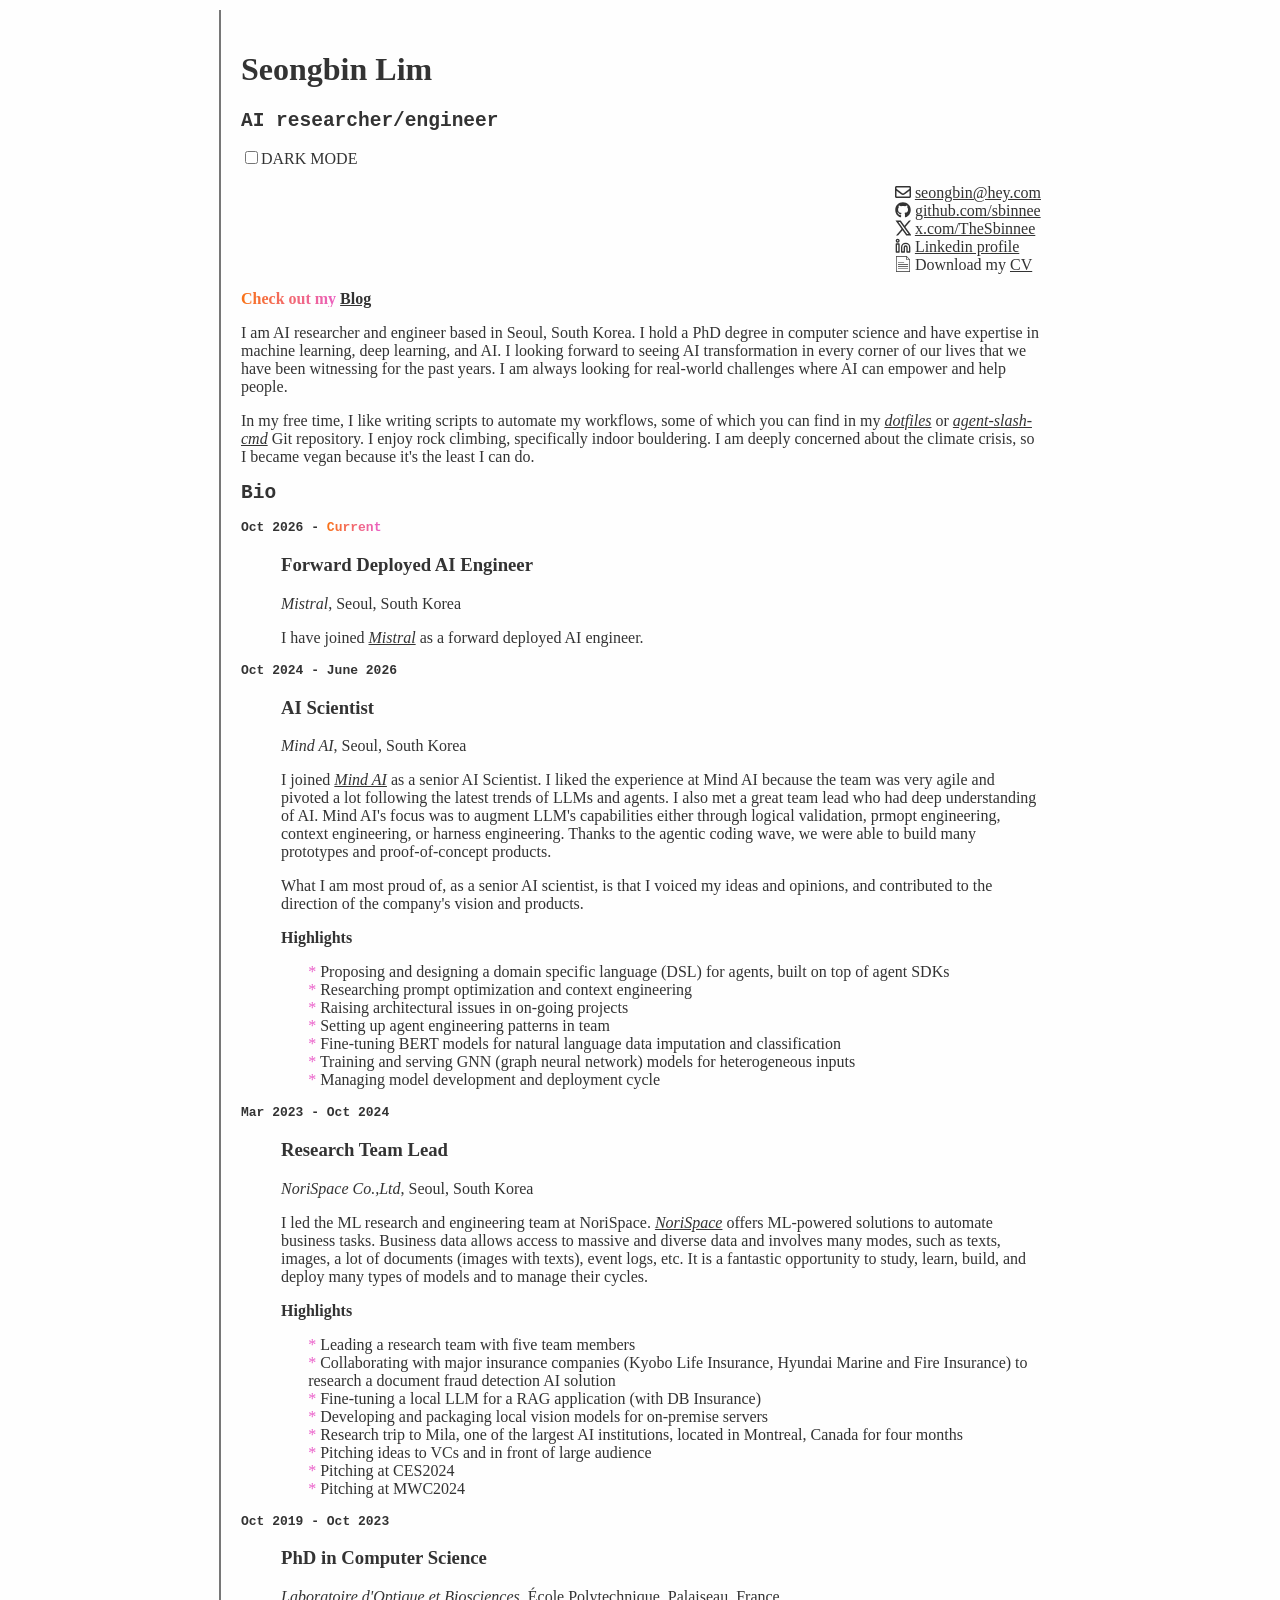
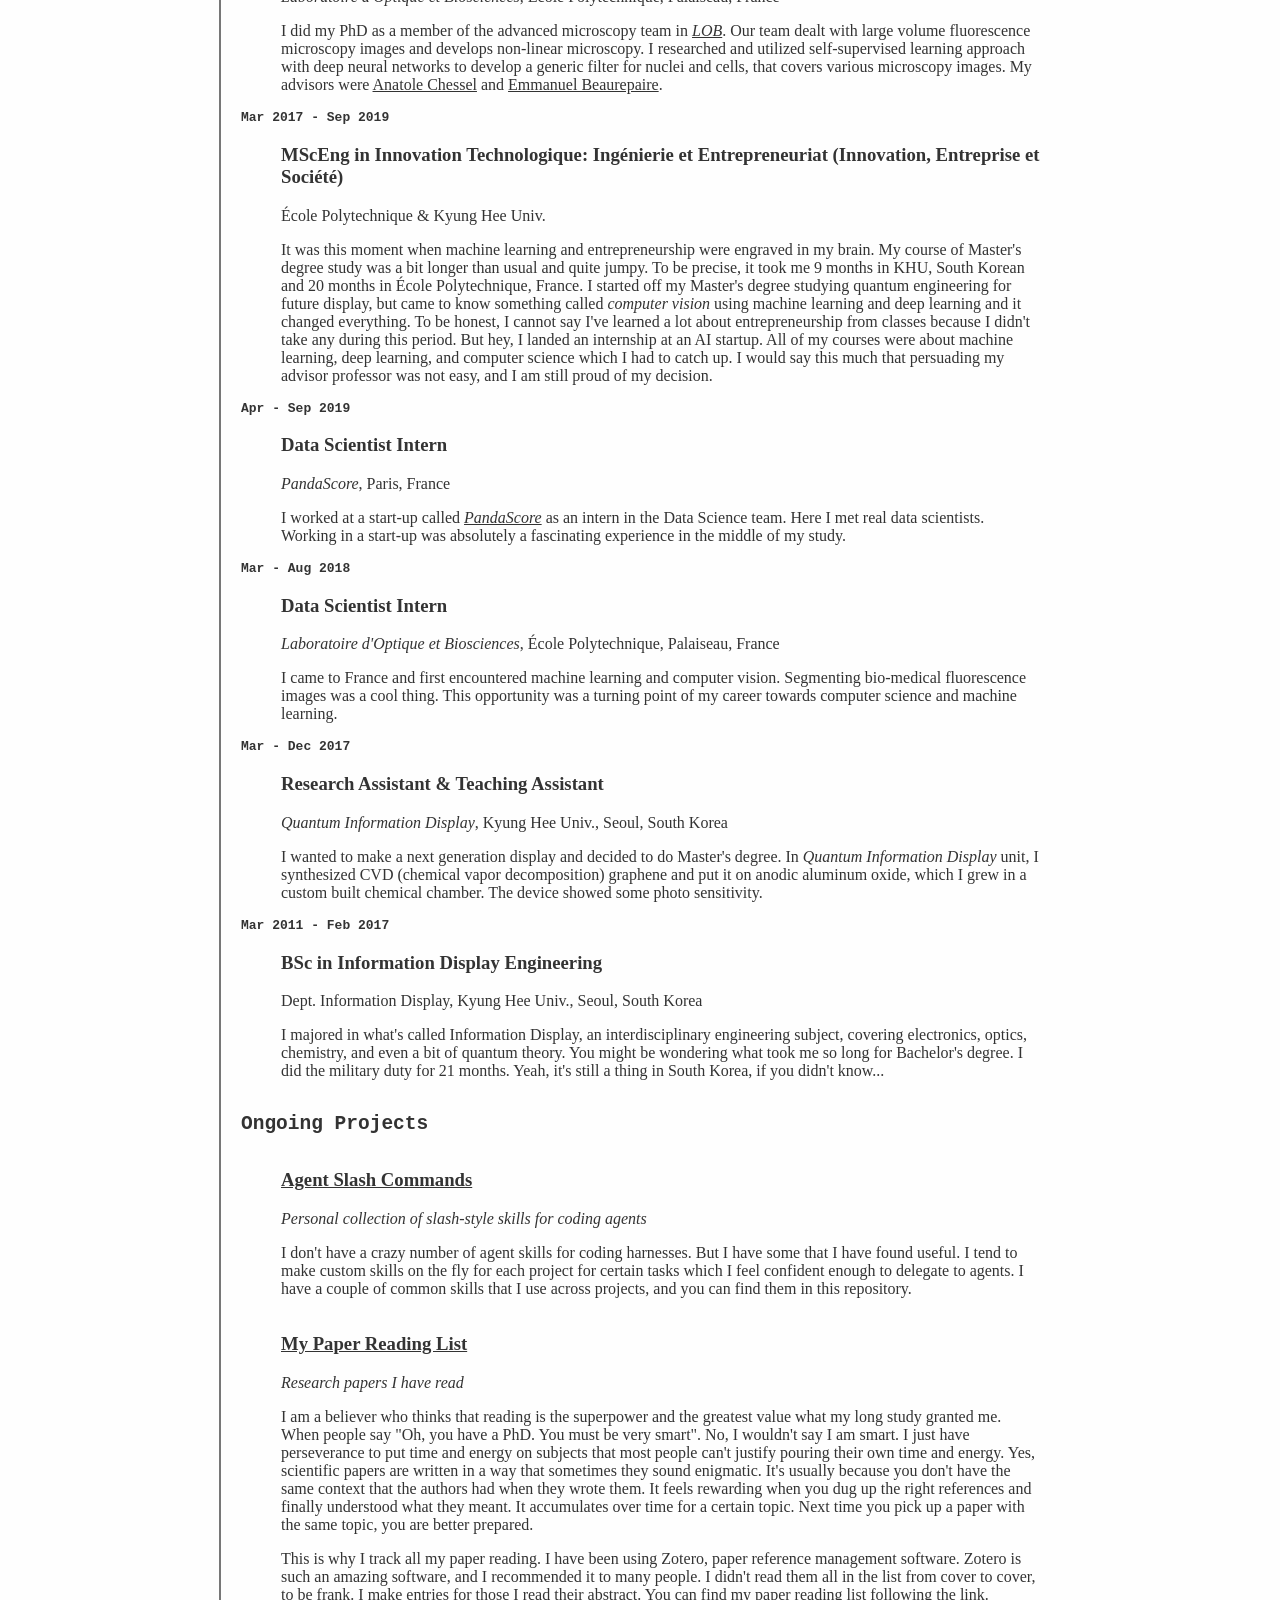
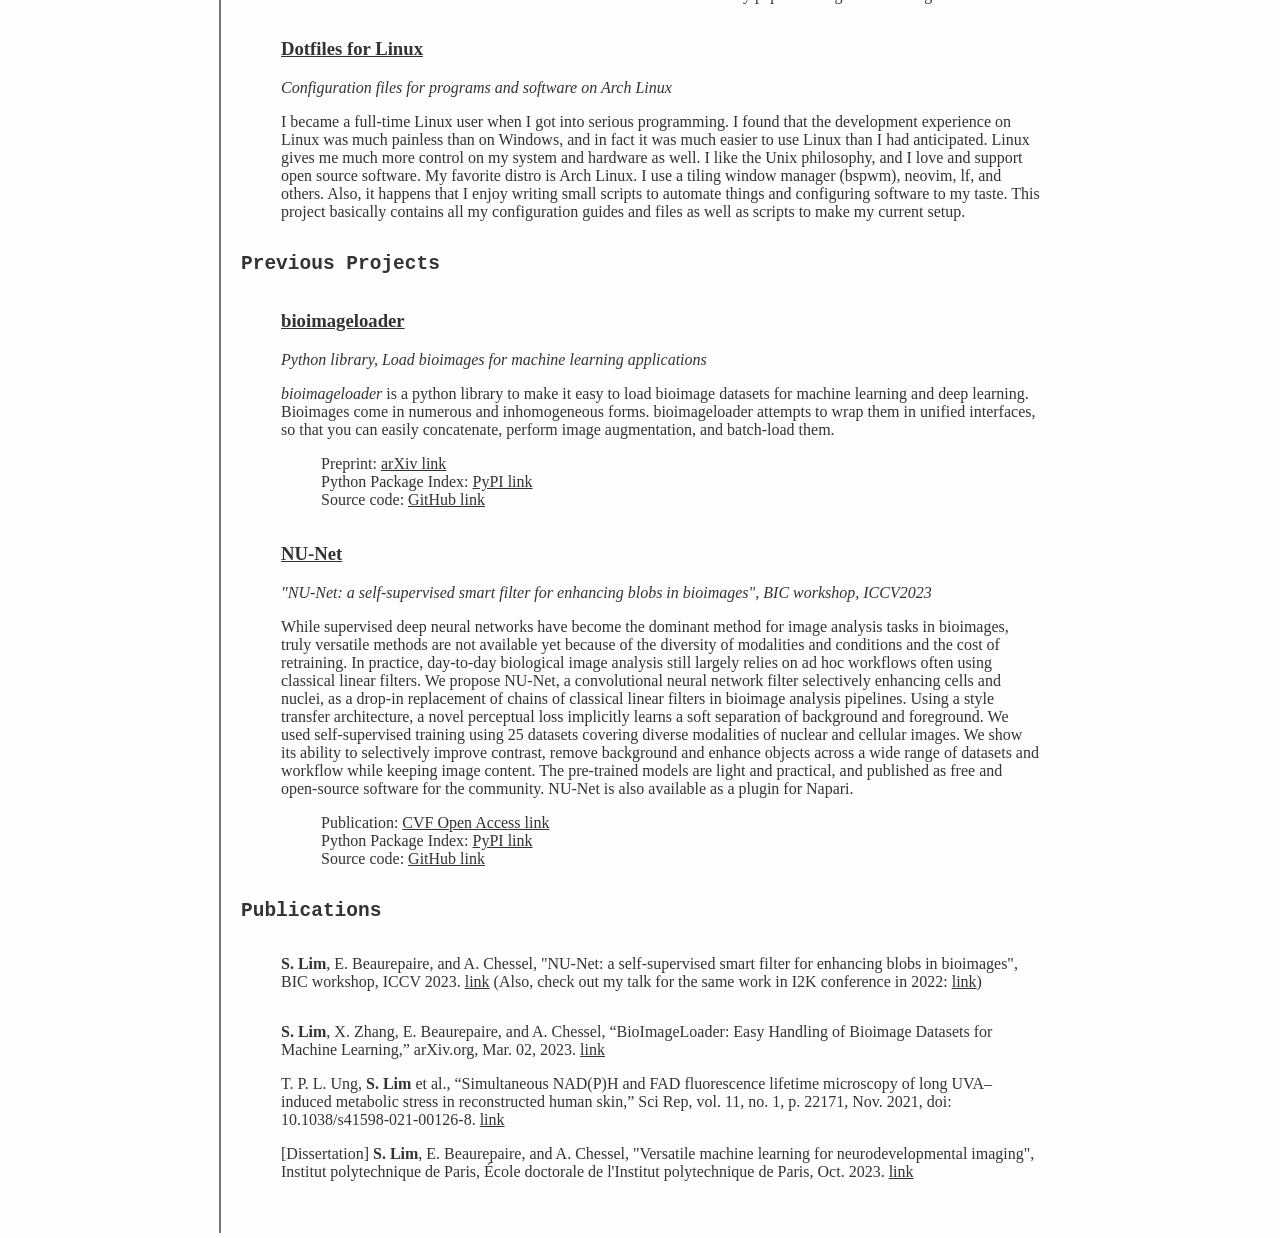
<file: index.html>
<!DOCTYPE html>
<html lang="en">
<!--      __  ___       ____                                 -->
<!--     / / / (_)     /  _/  ____ _____ ___                 -->
<!--    / /_/ / /      / /   / __ `/ __ `__ \                -->
<!--   / __  / /_    _/ /   / /_/ / / / / / /                -->
<!--  /_/ /_/_/( )  /___/   \__,_/_/ /_/ /_/                 -->
<!--           |/                                            -->
<!--     _____                        __    _       __       -->
<!--    / ___/___  ____  ____  ____ _/ /_  (_)___  / /       -->
<!--    \__ \/ _ \/ __ \/ __ \/ __ `/ __ \/ / __ \/ /        -->
<!--   ___/ /  __/ /_/ / / / / /_/ / /_/ / / / / /_/         -->
<!--  /____/\___/\____/_/ /_/\__, /_.___/_/_/ /_(_)          -->
<!--                        /____/                           -->

<head>
  <meta charset="UTF-8">
  <meta name="viewport" content="width=device-width, initial-scale=1.0">
  <title>Seongbin's Webpage</title>
  <link rel='stylesheet' type='text/css' href='style.css'>
  <script defer src="https://cloud.umami.is/script.js" data-website-id="9037d0cc-84f6-47de-9e89-45b0cdd765d2"></script>
  <!-- <script> -->
  <!-- </script> -->
</head>

<body>
<div class="container-head">
  <!-- container-head:child1 -->
  <div>
    <h1>Seongbin Lim</h1>
    <h2>AI researcher/engineer</h2>
  </div>
  <div>
    <input type="checkbox" id="dark-switch" name="dark-switch">DARK MODE
  </div>
  <!-- container-head:child2 -->
  <ul>
    <div class="container-contact">
      <!-- container-contact:child1 -->
      <li>
        <svg aria-hidden="true" focusable="false" data-prefix="far" data-icon="envelope" class="icon svg-inline--fa fa-envelope fa-w-16" role="img" xmlns="http://www.w3.org/2000/svg" viewBox="0 0 512 512"><path fill="currentColor" d="M464 64H48C21.49 64 0 85.49 0 112v288c0 26.51 21.49 48 48 48h416c26.51 0 48-21.49 48-48V112c0-26.51-21.49-48-48-48zm0 48v40.805c-22.422 18.259-58.168 46.651-134.587 106.49-16.841 13.247-50.201 45.072-73.413 44.701-23.208.375-56.579-31.459-73.413-44.701C106.18 199.465 70.425 171.067 48 152.805V112h416zM48 400V214.398c22.914 18.251 55.409 43.862 104.938 82.646 21.857 17.205 60.134 55.186 103.062 54.955 42.717.231 80.509-37.199 103.053-54.947 49.528-38.783 82.032-64.401 104.947-82.653V400H48z"></path></svg>
        <a href="mailto:seongbin@hey.com">seongbin@hey.com</a>
      </li>
      <!-- container-contact:child2 -->
      <li>
        <svg aria-hidden="true" focusable="false" data-prefix="fab" data-icon="github" class="icon svg-inline--fa fa-github fa-w-16" role="img" xmlns="http://www.w3.org/2000/svg" viewBox="0 0 496 512"><path fill="currentColor" d="M165.9 397.4c0 2-2.3 3.6-5.2 3.6-3.3.3-5.6-1.3-5.6-3.6 0-2 2.3-3.6 5.2-3.6 3-.3 5.6 1.3 5.6 3.6zm-31.1-4.5c-.7 2 1.3 4.3 4.3 4.9 2.6 1 5.6 0 6.2-2s-1.3-4.3-4.3-5.2c-2.6-.7-5.5.3-6.2 2.3zm44.2-1.7c-2.9.7-4.9 2.6-4.6 4.9.3 2 2.9 3.3 5.9 2.6 2.9-.7 4.9-2.6 4.6-4.6-.3-1.9-3-3.2-5.9-2.9zM244.8 8C106.1 8 0 113.3 0 252c0 110.9 69.8 205.8 169.5 239.2 12.8 2.3 17.3-5.6 17.3-12.1 0-6.2-.3-40.4-.3-61.4 0 0-70 15-84.7-29.8 0 0-11.4-29.1-27.8-36.6 0 0-22.9-15.7 1.6-15.4 0 0 24.9 2 38.6 25.8 21.9 38.6 58.6 27.5 72.9 20.9 2.3-16 8.8-27.1 16-33.7-55.9-6.2-112.3-14.3-112.3-110.5 0-27.5 7.6-41.3 23.6-58.9-2.6-6.5-11.1-33.3 2.6-67.9 20.9-6.5 69 27 69 27 20-5.6 41.5-8.5 62.8-8.5s42.8 2.9 62.8 8.5c0 0 48.1-33.6 69-27 13.7 34.7 5.2 61.4 2.6 67.9 16 17.7 25.8 31.5 25.8 58.9 0 96.5-58.9 104.2-114.8 110.5 9.2 7.9 17 22.9 17 46.4 0 33.7-.3 75.4-.3 83.6 0 6.5 4.6 14.4 17.3 12.1C428.2 457.8 496 362.9 496 252 496 113.3 383.5 8 244.8 8zM97.2 352.9c-1.3 1-1 3.3.7 5.2 1.6 1.6 3.9 2.3 5.2 1 1.3-1 1-3.3-.7-5.2-1.6-1.6-3.9-2.3-5.2-1zm-10.8-8.1c-.7 1.3.3 2.9 2.3 3.9 1.6 1 3.6.7 4.3-.7.7-1.3-.3-2.9-2.3-3.9-2-.6-3.6-.3-4.3.7zm32.4 35.6c-1.6 1.3-1 4.3 1.3 6.2 2.3 2.3 5.2 2.6 6.5 1 1.3-1.3.7-4.3-1.3-6.2-2.2-2.3-5.2-2.6-6.5-1zm-11.4-14.7c-1.6 1-1.6 3.6 0 5.9 1.6 2.3 4.3 3.3 5.6 2.3 1.6-1.3 1.6-3.9 0-6.2-1.4-2.3-4-3.3-5.6-2z"></path></svg>
        <a class="a-link" href="https://github.com/sbinnee" target="_blank">
          github.com/sbinnee
        </a>
      </li>
      <!-- container-contact:child3 -->
      <li>
        <svg xmlns="http://www.w3.org/2000/svg" fill="currentColor" viewBox="0 0 16 16" width="24" height="24" class="icon"><title>X</title><path fill-rule="evenodd" clip-rule="evenodd" d="M0.5 0.5H5.75L9.48421 5.71053L14 0.5H16L10.3895 6.97368L16.5 15.5H11.25L7.51579 10.2895L3 15.5H1L6.61053 9.02632L0.5 0.5ZM12.0204 14L3.42043 2H4.97957L13.5796 14H12.0204Z"></path></svg>
        <a class="a-link" href="https://x.com/TheSbinnee" target="_blank">
            x.com/TheSbinnee
        </a>
      </li>
      <!-- container-contact:child4 -->
      <li>
        <svg class="icon" xmlns="http://www.w3.org/2000/svg" width="24" height="24" viewBox="0 0 24 24" fill="none" stroke="currentColor" stroke-width="2" stroke-linecap="round" stroke-linejoin="round"><path d="M16 8a6 6 0 0 1 6 6v7h-4v-7a2 2 0 0 0-2-2 2 2 0 0 0-2 2v7h-4v-7a6 6 0 0 1 6-6z"></path><rect x="2" y="9" width="4" height="12"></rect><circle cx="4" cy="4" r="2"></circle></svg>
        <a class="a-link" href="https://www.linkedin.com/in/seongbin-lim-696666159/" target="_blank">
          Linkedin profile
        </a>
      </li>
      <!-- container-contact:child5 -->
      <li>
        <svg class="icon" style="fill:black" version="1.1" viewBox="0 0 492.12 492.31" xmlns="http://www.w3.org/2000/svg"> <path fill="currentColor" d="m92.26 189.4h188.55v19.692h-188.55zm0 64.886h309.62v19.692h-309.62zm0 64.886h309.62v19.692h-309.62zm0 64.925h309.62v19.692h-309.62zm264.47-384.1h-323.55v492.31h427.78v-388.08zm5.769 33.615 64.846 64.846h-64.846zm78.769 439h-388.39v-452.92h289.93v98.462h98.462v354.46z"/> </svg>
        Download my <a class="a-link" href="./static/CV_Lim.pdf" type="application/pdf" target="_blank">CV</a>
      </li>
    </div>
  </ul>
</div>

<b class="gradient-text">Check out my </b><b><a class="a-link" href="https://sbinnee.com/blog/" target="_blank">Blog</a></b>

<p id="hello">
  I am AI researcher and engineer based in Seoul, South Korea. I hold a PhD degree in computer science and have expertise in machine learning, deep learning, and AI. I looking forward to seeing AI transformation in every corner of our lives that we have been witnessing for the past years. I am always looking for real-world challenges where AI can empower and help people.
</p>
<p id="hobby">
In my free time, I like writing scripts to automate my workflows, some of which you can find in my <a class="a-link" href="https://github.com/sbinnee/dotfiles" target="_blank"><i>dotfiles</i></a> or <a class="a-link" href="https://github.com/sbinnee/agent-slash-cmd" target="_blank"><i>agent-slash-cmd</i></a> Git repository. I enjoy rock climbing, specifically indoor bouldering. I am deeply concerned about the climate crisis, so I became vegan because it's the least I can do.
</p>


<h2>Bio</h2>

<dl>
  <div class="container-bio">
    <dt>Oct 2026 - <b class="gradient-text">Current</b></dt>
    <dd>
      <h3>Forward Deployed AI Engineer</h3>
      <span class="org">Mistral</span>, <span class="geo">Seoul, South Korea</span>
      <p>
      I have joined <a href="https://mistral.ai/"</a><i>Mistral</i></a> as a forward deployed AI engineer.
      </p>
    </dd>
  </div>

  <div class="container-bio">
    <dt>Oct 2024 - June 2026</dt>
    <dd>
      <h3>AI Scientist</h3>
      <span class="org">Mind AI</span>, <span class="geo">Seoul, South Korea</span>
      <p>
      I joined <a href="https://www.wisdomgraph.ai/"><i>Mind AI</i></a> as a senior AI Scientist. I liked the experience at Mind AI because the team was very agile and pivoted a lot following the latest trends of LLMs and agents. I also met a great team lead who had deep understanding of AI. Mind AI's focus was to augment LLM's capabilities either through logical validation, prmopt engineering, context engineering, or harness engineering. Thanks to the agentic coding wave, we were able to build many prototypes and proof-of-concept products.
      </p>

      <p>
      What I am most proud of, as a senior AI scientist, is that I voiced my ideas and opinions, and contributed to the direction of the company's vision and products.
      </p>

      <b>Highlights</b>
      <p>
        <ul class="highlight-list">
          <li>Proposing and designing a domain specific language (DSL) for agents, built on top of agent SDKs</li>
          <li>Researching prompt optimization and context engineering</li>
          <li>Raising architectural issues in on-going projects</li>
          <li>Setting up agent engineering patterns in team</li>
          <li>Fine-tuning BERT models for natural language data imputation and classification</li>
          <li>Training and serving GNN (graph neural network) models for heterogeneous inputs</li>
          <li>Managing model development and deployment cycle</li>
        </ul>
      </p>

    </dd>
  </div>

  <div class="container-bio">
    <dt>Mar 2023 - Oct 2024</dt>
    <dd>
      <h3>Research Team Lead</h3>
      <span class="org">NoriSpace Co.,Ltd</span>, <span class="geo">Seoul, South Korea</span>
      <p>
      I led the ML research and engineering team at NoriSpace. <a href="https://www.norispace.com/"><i>NoriSpace</i></a> offers ML-powered solutions to automate business tasks. Business data allows access to massive and diverse data and involves many modes, such as texts, images, a lot of documents (images with texts), event logs, etc. It is a fantastic opportunity to study, learn, build, and deploy many types of models and to manage their cycles.
      </p>

      <b>Highlights</b>
      <p>
        <ul class="highlight-list">
          <li>Leading a research team with five team members</li>
          <li>Collaborating with major insurance companies (Kyobo Life Insurance, Hyundai Marine and Fire Insurance) to research a document fraud detection AI solution</li>
          <li>Fine-tuning a local LLM for a RAG application (with DB Insurance)</li>
          <li>Developing and packaging local vision models for on-premise servers</li>
          <li>Research trip to Mila, one of the largest AI institutions, located in Montreal, Canada for four months</li>
          <li>Pitching ideas to VCs and in front of large audience</li>
          <li>Pitching at CES2024</li>
          <li>Pitching at MWC2024</li>
        </ul>
      </p>
    </dd>
  </div>

  <div class="container-bio">
    <dt>Oct 2019 - Oct 2023</dt>
    <dd>
      <h3>PhD in Computer Science</h3>
      <span class="org">Laboratoire d'Optique et Biosciences</span>, <span class="geo">École Polytechnique, Palaiseau, France</span>
      <p>
      I did my PhD as a member of the advanced microscopy team in <a href="https://portail.polytechnique.edu/lob/en"><i>LOB</i></a>. Our team dealt with large volume fluorescence microscopy images and develops non-linear microscopy. I researched and utilized self-supervised learning approach with deep neural networks to develop a generic filter for nuclei and cells, that covers various microscopy images. My advisors were <a href="https://portail.polytechnique.edu/lob/en/anatole-chessel">Anatole Chessel</a> and <a href="https://portail.polytechnique.edu/lob/node/351">Emmanuel Beaurepaire</a>.
      </p>
    </dd>
  </div>

  <div class="container-bio">
    <dt>Mar 2017 - Sep 2019</dt>
    <dd>
      <h3>MScEng in Innovation Technologique: Ingénierie et Entrepreneuriat (Innovation, Entreprise et Société)</h3>
      <span class="geo">École Polytechnique & Kyung Hee Univ.</span>
      <p>
      It was this moment when machine learning and entrepreneurship were engraved in my brain. My course of Master's degree study was a bit longer than usual and quite jumpy. To be precise, it took me 9 months in KHU, South Korean and 20 months in École Polytechnique, France. I started off my Master's degree studying quantum engineering for future display, but came to know something called <em>computer vision</em> using machine learning and deep learning and it changed everything. To be honest, I cannot say I've learned a lot about entrepreneurship from classes because I didn't take any during this period. But hey, I landed an internship at an AI startup. All of my courses were about machine learning, deep learning, and computer science which I had to catch up. I would say this much that persuading my advisor professor was not easy, and I am still proud of my decision.
      </p>
    </dd>
  </div>

  <div class="container-bio">
    <dt>Apr - Sep 2019</dt>
    <dd>
      <h3>Data Scientist Intern</h3>
      <span class="org">PandaScore</span>, <span class="geo">Paris, France</span>
      <p>
      I worked at a start-up called <a href="https://pandascore.co/"><i>PandaScore</i></a> as an intern in the Data Science team. Here I met real data scientists. Working in a start-up was absolutely a fascinating experience in the middle of my study.
      </p>
    </dd>
  </div>

  <div class="container-bio">
    <dt>Mar - Aug 2018</dt>
    <dd>
      <h3>Data Scientist Intern</h3>
      <span class="org">Laboratoire d'Optique et Biosciences</span>, <span class="geo">École Polytechnique, Palaiseau, France</span>
      <p>
      I came to France and first encountered machine learning and computer vision. Segmenting bio-medical fluorescence images was a cool thing. This opportunity was a turning point of my career towards computer science and machine learning.
      </p>

    </dd>
  </div>


  <div class="container-bio">
    <dt>Mar - Dec 2017</dt>
    <dd>
      <h3>Research Assistant & Teaching Assistant</h3>
      <span class="org">Quantum Information Display</span>, <span class="geo">Kyung Hee Univ., Seoul, South Korea</span>
      <p>
      I wanted to make a next generation display and decided to do Master's degree. In <i>Quantum Information Display</i> unit, I synthesized CVD (chemical vapor decomposition) graphene and put it on anodic aluminum oxide, which I grew in a custom built chemical chamber. The device showed some photo sensitivity.
      </p>
    </dd>
  </div>

  <div class="container-bio">
    <dt>Mar 2011 - Feb 2017</dt>
    <dd>
      <h3>BSc in Information Display Engineering</h3>
      <span>Dept. Information Display</span>, <span class="geo">Kyung Hee Univ., Seoul, South Korea</span>
      <p>
      I majored in what's called Information Display, an interdisciplinary engineering subject, covering electronics, optics, chemistry, and even a bit of quantum theory. You might be wondering what took me so long for Bachelor's degree. I did the military duty for 21 months. Yeah, it's still a thing in South Korea, if you didn't know...
      </p>

    </dd>
  </div>
</dl>

<h2>Ongoing Projects</h2>
<dl>

  <div class="container-bio">
    <dd>
      <h3><a class="a-link" href="https://github.com/sbinnee/agent-slash-cmd" target="_blank">Agent Slash Commands</a></h3>
      <span class="org">Personal collection of slash-style skills for coding agents</span>
      <p>
      I don't have a crazy number of agent skills for coding harnesses. But I have some that I have found useful. I tend to make custom skills on the fly for each project for certain tasks which I feel confident enough to delegate to agents. I have a couple of common skills that I use across projects, and you can find them in this repository.
      </p>
    </dd>
  </div>

  <div class="container-bio">
    <dd>
      <h3><a class="a-link" href="https://www.zotero.org/seongbin/library" target="_blank">My Paper Reading List</a></h3>
      <span class="org">Research papers I have read</span>
      <p>
      I am a believer who thinks that reading is the superpower and the greatest value what my long study granted me. When people say "Oh, you have a PhD. You must be very smart". No, I wouldn't say I am smart. I just have perseverance to put time and energy on subjects that most people can't justify pouring their own time and energy. Yes, scientific papers are written in a way that sometimes they sound enigmatic. It's usually because you don't have the same context that the authors had when they wrote them. It feels rewarding when you dug up the right references and finally understood what they meant. It accumulates over time for a certain topic. Next time you pick up a paper with the same topic, you are better prepared.
      </p>
      <p>This is why I track all my paper reading. I have been using Zotero, paper reference management software. Zotero is such an amazing software, and I recommended it to many people. I didn't read them all in the list from cover to cover, to be frank. I make entries for those I read their abstract. You can find my paper reading list following the link.
      </p>
    </dd>
  </div>

  <div class="container-bio">
    <dd>
      <h3><a class="a-link" href="https://github.com/sbinnee/dotfiles" target="_blank">Dotfiles for Linux</a></h3>
      <span class="org">Configuration files for programs and software on Arch Linux</span>
      <p>
      I became a full-time Linux user when I got into serious programming. I found that the development experience on Linux was much painless than on Windows, and in fact it was much easier to use Linux than I had anticipated. Linux gives me much more control on my system and hardware as well. I like the Unix philosophy, and I love and support open source software. My favorite distro is Arch Linux. I use a tiling window manager (bspwm), neovim, lf, and others. Also, it happens that I enjoy writing small scripts to automate things and configuring software to my taste. This project basically contains all my configuration guides and files as well as scripts to make my current setup.
      </p>
    </dd>
  </div>

<h2>Previous Projects</h2>
<dl>
  <div class="container-bio">
    <dd>
      <h3><a class="a-link" href="https://github.com/LaboratoryOpticsBiosciences/bioimageloader" target="_blank">bioimageloader</a></h3>
      <span class="org">Python library, Load bioimages for machine learning applications</span>
      <p>
        <i>bioimageloader</i> is a python library to make it easy to load bioimage datasets for machine learning and deep learning. Bioimages come in numerous and inhomogeneous forms. bioimageloader attempts to wrap them in unified interfaces, so that you can easily concatenate, perform image augmentation, and batch-load them.
      </p>
      <ul>
        <li>Preprint: <a class="a-link" href="https://arxiv.org/abs/2303.02158v1" target="_blank">arXiv link</a></li>
        <li>Python Package Index: <a class="a-link" href="https://pypi.org/project/bioimageloader/" target="_blank">PyPI link</a></li>
        <li>Source code: <a class="a-link" href="https://github.com/LaboratoryOpticsBiosciences/bioimageloader" target="_blank">GitHub link</a></li>
      </ul>
    </dd>
  </div>
  <div class="container-bio">
    <dd>
      <h3><a class="a-link" href="https://github.com/LaboratoryOpticsBiosciences/nunet" target="_blank">NU-Net</a></h3>
      <span class="org">"NU-Net: a self-supervised smart filter for enhancing blobs in bioimages", BIC workshop, ICCV2023</span>
      <p>
      While supervised deep neural networks have become the dominant method for image analysis tasks in bioimages, truly versatile methods are not available yet because of the diversity of modalities and conditions and the cost of retraining. In practice, day-to-day biological image analysis still largely relies on ad hoc workflows often using classical linear filters. We propose NU-Net, a convolutional neural network filter selectively enhancing cells and nuclei, as a drop-in replacement of chains of classical linear filters in bioimage analysis pipelines. Using a style transfer architecture, a novel perceptual loss implicitly learns a soft separation of background and foreground. We used self-supervised training using 25 datasets covering diverse modalities of nuclear and cellular images. We show its ability to selectively improve contrast, remove background and enhance objects across a wide range of datasets and workflow while keeping image content. The pre-trained models are light and practical, and published as free and open-source software for the community. NU-Net is also available as a plugin for Napari.
      </p>
      <ul>
        <li>Publication: <a class="a-link" href="https://openaccess.thecvf.com/content/ICCV2023W/BIC/html/Lim_NU-Net_A_Self-Supervised_Smart_Filter_for_Enhancing_Blobs_in_Bioimages_ICCVW_2023_paper.html" target="_blank">CVF Open Access link</a></li>
        <li>Python Package Index: <a class="a-link" href="https://pypi.org/project/nunet/" target="_blank">PyPI link</a></li>
        <li>Source code: <a class="a-link" href="https://github.com/LaboratoryOpticsBiosciences/nunet" target="_blank">GitHub link</a></li>
      </ul>
    </dd>
  </div>
</dl>

<h2>Publications</h2>
<dl>
  <div class="container-bio">
    <dd>
      <p>
      <b>S. Lim</b>, E. Beaurepaire, and A. Chessel, "NU-Net: a self-supervised smart filter for enhancing blobs in bioimages", BIC workshop, ICCV 2023. <a class="a-link" href="https://openaccess.thecvf.com/content/ICCV2023W/BIC/html/Lim_NU-Net_A_Self-Supervised_Smart_Filter_for_Enhancing_Blobs_in_Bioimages_ICCVW_2023_paper.html" target="_blank">link</a> (Also, check out my talk for the same work in I2K conference in 2022: <a class="a-link" href="https://youtu.be/irhJgVVUlQ4" target="_blank">link</a>)
      </p>
    </dd>
    <dd>
      <p>
      <b>S. Lim</b>, X. Zhang, E. Beaurepaire, and A. Chessel, “BioImageLoader: Easy Handling of Bioimage Datasets for Machine Learning,” arXiv.org, Mar. 02, 2023. <a class="a-link" href="https://arxiv.org/abs/2303.02158v1" target="_blank">link</a>
      </p>
    </dd>
    <dd>
      T. P. L. Ung, <b>S. Lim</b> et al., “Simultaneous NAD(P)H and FAD fluorescence lifetime microscopy of long UVA–induced metabolic stress in reconstructed human skin,” Sci Rep, vol. 11, no. 1, p. 22171, Nov. 2021, doi: 10.1038/s41598-021-00126-8. <a class="a-link" href="https://www.nature.com/articles/s41598-021-00126-8" target="_blank">link</a>
    </dd>
    <dd>
      <p>
      [Dissertation] <b>S. Lim</b>, E. Beaurepaire, and A. Chessel, "Versatile machine learning for neurodevelopmental imaging", Institut polytechnique de Paris, École doctorale de l'Institut polytechnique de Paris, Oct. 2023. <a class="a-link" href="https://theses.fr/2023IPPAX006" target="_blank">link</a>
      </p>
    </dd>
  </div>
</dl>

</body>

</html>
</file>
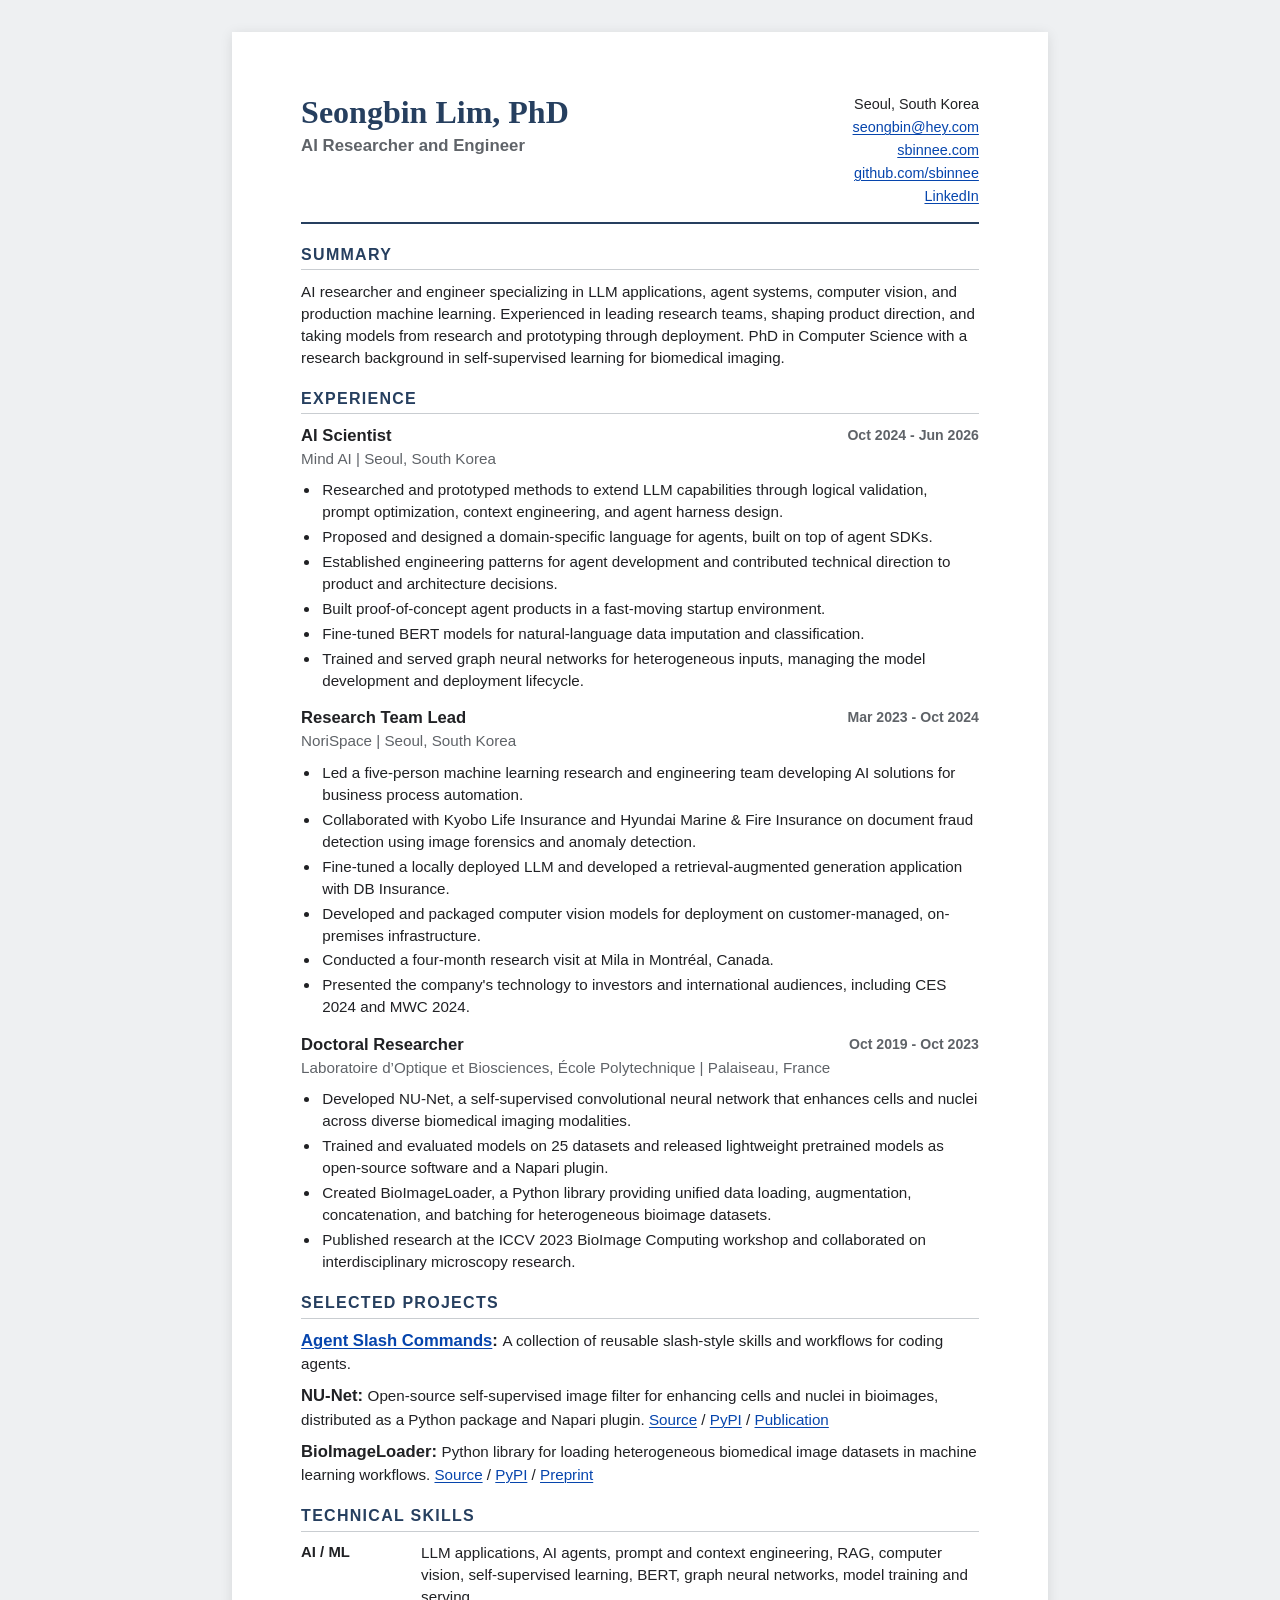
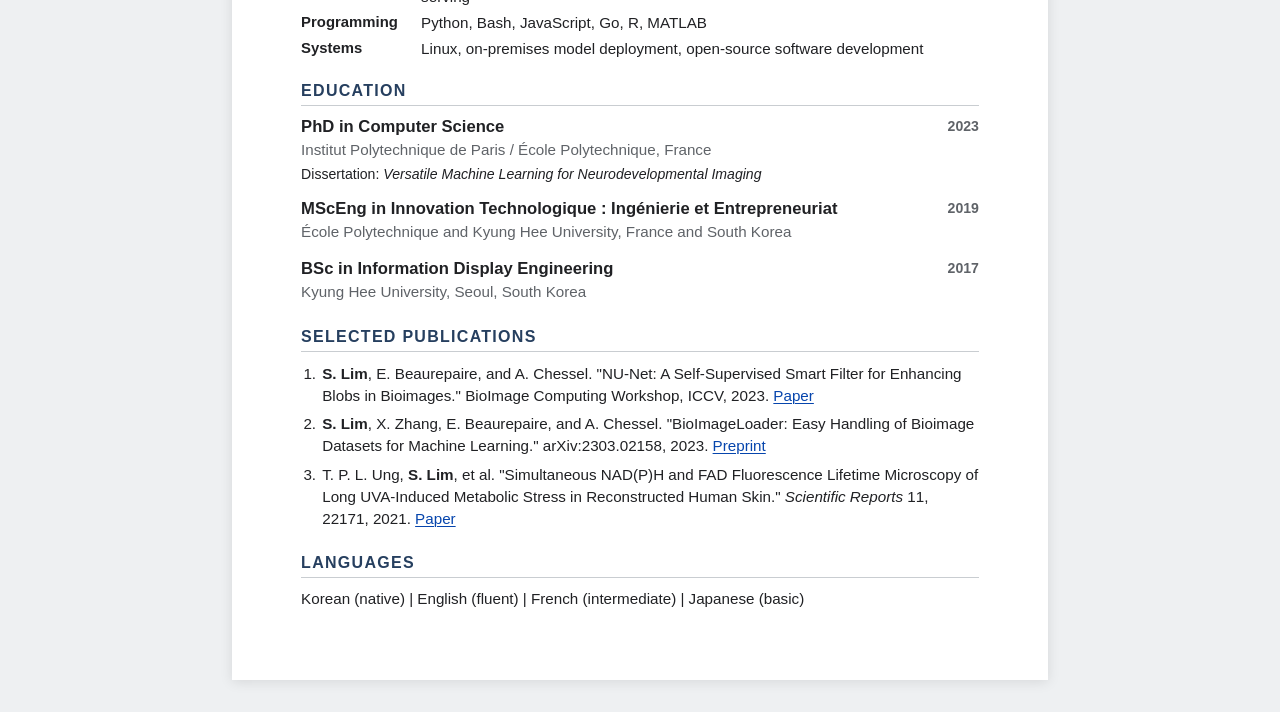
<file: static/cv.html>
<!DOCTYPE html>
<html lang="en">
<head>
  <meta charset="UTF-8">
  <meta name="viewport" content="width=device-width, initial-scale=1.0">
  <meta name="description" content="Curriculum vitae of Seongbin Lim, AI researcher and engineer.">
  <title>Seongbin Lim | CV</title>
  <link rel="stylesheet" href="cv.css">
</head>
<body>
  <main class="cv">
    <header class="cv-header">
      <div>
        <h1>Seongbin Lim, PhD</h1>
        <p class="title">AI Researcher and Engineer</p>
      </div>
      <address class="contact">
        <span>Seoul, South Korea</span>
        <a href="mailto:seongbin@hey.com">seongbin@hey.com</a>
        <a href="https://sbinnee.com">sbinnee.com</a>
        <a href="https://github.com/sbinnee">github.com/sbinnee</a>
        <a href="https://www.linkedin.com/in/seongbin-lim-696666159/">LinkedIn</a>
      </address>
    </header>

    <section aria-labelledby="summary">
      <h2 id="summary">Summary</h2>
      <p>
        AI researcher and engineer specializing in LLM applications, agent systems,
        computer vision, and production machine learning. Experienced in leading
        research teams, shaping product direction, and taking models from research
        and prototyping through deployment. PhD in Computer Science with a research
        background in self-supervised learning for biomedical imaging.
      </p>
    </section>

    <section aria-labelledby="experience">
      <h2 id="experience">Experience</h2>

      <article class="entry">
        <div class="entry-heading">
          <div>
            <h3>AI Scientist</h3>
            <p class="organization">Mind AI | Seoul, South Korea</p>
          </div>
          <p class="date">Oct 2024 - Jun 2026</p>
        </div>
        <ul>
          <li>Researched and prototyped methods to extend LLM capabilities through logical validation, prompt optimization, context engineering, and agent harness design.</li>
          <li>Proposed and designed a domain-specific language for agents, built on top of agent SDKs.</li>
          <li>Established engineering patterns for agent development and contributed technical direction to product and architecture decisions.</li>
          <li>Built proof-of-concept agent products in a fast-moving startup environment.</li>
          <li>Fine-tuned BERT models for natural-language data imputation and classification.</li>
          <li>Trained and served graph neural networks for heterogeneous inputs, managing the model development and deployment lifecycle.</li>
        </ul>
      </article>

      <article class="entry">
        <div class="entry-heading">
          <div>
            <h3>Research Team Lead</h3>
            <p class="organization">NoriSpace | Seoul, South Korea</p>
          </div>
          <p class="date">Mar 2023 - Oct 2024</p>
        </div>
        <ul>
          <li>Led a five-person machine learning research and engineering team developing AI solutions for business process automation.</li>
          <li>Collaborated with Kyobo Life Insurance and Hyundai Marine &amp; Fire Insurance on document fraud detection using image forensics and anomaly detection.</li>
          <li>Fine-tuned a locally deployed LLM and developed a retrieval-augmented generation application with DB Insurance.</li>
          <li>Developed and packaged computer vision models for deployment on customer-managed, on-premises infrastructure.</li>
          <li>Conducted a four-month research visit at Mila in Montréal, Canada.</li>
          <li>Presented the company's technology to investors and international audiences, including CES 2024 and MWC 2024.</li>
        </ul>
      </article>

      <article class="entry">
        <div class="entry-heading">
          <div>
            <h3>Doctoral Researcher</h3>
            <p class="organization">Laboratoire d’Optique et Biosciences, École Polytechnique | Palaiseau, France</p>
          </div>
          <p class="date">Oct 2019 - Oct 2023</p>
        </div>
        <ul>
          <li>Developed NU-Net, a self-supervised convolutional neural network that enhances cells and nuclei across diverse biomedical imaging modalities.</li>
          <li>Trained and evaluated models on 25 datasets and released lightweight pretrained models as open-source software and a Napari plugin.</li>
          <li>Created BioImageLoader, a Python library providing unified data loading, augmentation, concatenation, and batching for heterogeneous bioimage datasets.</li>
          <li>Published research at the ICCV 2023 BioImage Computing workshop and collaborated on interdisciplinary microscopy research.</li>
        </ul>
      </article>
    </section>

    <section aria-labelledby="projects">
      <h2 id="projects">Selected Projects</h2>

      <article class="compact-entry">
        <h3><a href="https://github.com/sbinnee/agent-slash-cmd">Agent Slash Commands</a></h3>
        <p>A collection of reusable slash-style skills and workflows for coding agents.</p>
      </article>

      <article class="compact-entry">
        <h3>NU-Net</h3>
        <p>
          Open-source self-supervised image filter for enhancing cells and nuclei in
          bioimages, distributed as a Python package and Napari plugin.
          <span class="links"><a href="https://github.com/LaboratoryOpticsBiosciences/nunet">Source</a> / <a href="https://pypi.org/project/nunet/">PyPI</a> / <a href="https://openaccess.thecvf.com/content/ICCV2023W/BIC/html/Lim_NU-Net_A_Self-Supervised_Smart_Filter_for_Enhancing_Blobs_in_Bioimages_ICCVW_2023_paper.html">Publication</a></span>
        </p>
      </article>

      <article class="compact-entry">
        <h3>BioImageLoader</h3>
        <p>
          Python library for loading heterogeneous biomedical image datasets in
          machine learning workflows.
          <span class="links"><a href="https://github.com/LaboratoryOpticsBiosciences/bioimageloader">Source</a> / <a href="https://pypi.org/project/bioimageloader/">PyPI</a> / <a href="https://arxiv.org/abs/2303.02158">Preprint</a></span>
        </p>
      </article>
    </section>

    <section aria-labelledby="skills">
      <h2 id="skills">Technical Skills</h2>
      <dl class="skills">
        <div>
          <dt>AI / ML</dt>
          <dd>LLM applications, AI agents, prompt and context engineering, RAG, computer vision, self-supervised learning, BERT, graph neural networks, model training and serving</dd>
        </div>
        <div>
          <dt>Programming</dt>
          <dd>Python, Bash, JavaScript, Go, R, MATLAB</dd>
        </div>
        <div>
          <dt>Systems</dt>
          <dd>Linux, on-premises model deployment, open-source software development</dd>
        </div>
      </dl>
    </section>

    <section aria-labelledby="education">
      <h2 id="education">Education</h2>

      <article class="education-entry">
        <div>
          <h3>PhD in Computer Science</h3>
          <p>Institut Polytechnique de Paris / École Polytechnique, France</p>
          <p class="detail">Dissertation: <cite>Versatile Machine Learning for Neurodevelopmental Imaging</cite></p>
        </div>
        <p class="date">2023</p>
      </article>

      <article class="education-entry">
        <div>
          <h3>MScEng in Innovation Technologique : Ingénierie et Entrepreneuriat</h3>
          <p>École Polytechnique and Kyung Hee University, France and South Korea</p>
        </div>
        <p class="date">2019</p>
      </article>

      <article class="education-entry">
        <div>
          <h3>BSc in Information Display Engineering</h3>
          <p>Kyung Hee University, Seoul, South Korea</p>
        </div>
        <p class="date">2017</p>
      </article>
    </section>

    <section aria-labelledby="publications">
      <h2 id="publications">Selected Publications</h2>
      <ol class="publications">
        <li><strong>S. Lim</strong>, E. Beaurepaire, and A. Chessel. "NU-Net: A Self-Supervised Smart Filter for Enhancing Blobs in Bioimages." BioImage Computing Workshop, ICCV, 2023. <a href="https://openaccess.thecvf.com/content/ICCV2023W/BIC/html/Lim_NU-Net_A_Self-Supervised_Smart_Filter_for_Enhancing_Blobs_in_Bioimages_ICCVW_2023_paper.html">Paper</a></li>
        <li><strong>S. Lim</strong>, X. Zhang, E. Beaurepaire, and A. Chessel. "BioImageLoader: Easy Handling of Bioimage Datasets for Machine Learning." arXiv:2303.02158, 2023. <a href="https://arxiv.org/abs/2303.02158">Preprint</a></li>
        <li>T. P. L. Ung, <strong>S. Lim</strong>, et al. "Simultaneous NAD(P)H and FAD Fluorescence Lifetime Microscopy of Long UVA-Induced Metabolic Stress in Reconstructed Human Skin." <cite>Scientific Reports</cite> 11, 22171, 2021. <a href="https://doi.org/10.1038/s41598-021-00126-8">Paper</a></li>
      </ol>
    </section>

    <section class="additional" aria-labelledby="languages">
      <h2 id="languages">Languages</h2>
      <p>Korean (native) | English (fluent) | French (intermediate) | Japanese (basic)</p>
    </section>
  </main>
</body>
</html>
</file>
<file: style.css>
::selection {
  color: #FFF;
  background: #EA5FC9;
}

/* Dark mode using CSS */
:has(#dark-switch:checked) body {
  color: #FEFEFE;
  background: #333;
}

body {
  font-family: Georgia, 'Times New Roman', Times, sans-serif;
  max-width: 50em;
  margin: auto;
  margin-top: 10px;
  padding: 20px;
  color: #333;
  background: #FEFEFE;
  border-left: #777;
  border-left-width: 2px;
  border-left-style: solid;
}

h2 {
  font-family: monospace;
}

li {
  list-style-type: none
}

.highlight-list li {
  list-style-type: none;
  position: relative;
  padding-left: 0.2em;
  margin-left: -1em;
}

.highlight-list li::before {
  content: "* ";
  color: #EA5FC9;
  position: relative;
  left: 0;
  /* font-size: 1.4em; */
  line-height: 1;
}

a {
  color: inherit;
}
a:hover {
  color: #EA5FC9;
}

dd {
  /* padding-left: 1em; */
  /* margin-bottom: 0.6em; */
}
dt {
  font-family: monospace;
  font-size: medium;
  font-weight: 600;
  float: left;
  clear: left;
}

.org {
  font-style: italic;
}

.icon {
  display: inline-block;
  width: 1em;
  height: 1em;
  font-size: inherit;
  vertical-align: -0.125em;
}

.container-head {
  display: grid;
  /* grid-template-columns: auto auto; */
  text-align: left;
}

.container-contact {
  display: grid;
  grid-template-rows: 1fr 1fr 1fr;
  justify-content: end;
}

.container-bio {
    display: grid;
}

.gradient-text {
  background: linear-gradient(to right, #F97316, #EA5FC9);
  -webkit-background-clip: text;
  background-clip: text;
  color: transparent;
}
</file>
<file: static/cv.css>
:root {
  --ink: #202124;
  --muted: #5f6368;
  --rule: #c9cdd1;
  --accent: #263f5f;
  --link: #0645ad;
  --paper: #ffffff;
  --page: #eef0f2;
}

* {
  box-sizing: border-box;
}

html {
  font-size: 16px;
}

body {
  margin: 0;
  color: var(--ink);
  background: var(--page);
  font-family: Arial, Helvetica, sans-serif;
  line-height: 1.45;
}

.cv {
  width: min(8.5in, 100%);
  margin: 2rem auto;
  padding: 0.65in 0.72in;
  background: var(--paper);
  box-shadow: 0 2px 12px rgb(0 0 0 / 10%);
}

.cv-header {
  display: flex;
  align-items: flex-start;
  justify-content: space-between;
  gap: 2rem;
  padding-bottom: 1rem;
  border-bottom: 2px solid var(--accent);
}

h1,
h2,
h3,
p {
  margin-top: 0;
}

h1 {
  margin-bottom: 0.15rem;
  color: var(--accent);
  font-family: Georgia, "Times New Roman", serif;
  font-size: 2rem;
  line-height: 1.15;
}

.title {
  margin-bottom: 0;
  color: var(--muted);
  font-size: 1.05rem;
  font-weight: 600;
}

.contact {
  display: grid;
  gap: 0.12rem;
  min-width: 13rem;
  font-size: 0.9rem;
  font-style: normal;
  text-align: right;
}

section {
  margin-top: 1.15rem;
}

h2 {
  margin-bottom: 0.65rem;
  padding-bottom: 0.2rem;
  border-bottom: 1px solid var(--rule);
  color: var(--accent);
  font-size: 1rem;
  letter-spacing: 0.08em;
  text-transform: uppercase;
}

h3 {
  margin-bottom: 0.08rem;
  font-size: 1.04rem;
  line-height: 1.3;
}

p,
li,
dd {
  font-size: 0.95rem;
}

p {
  margin-bottom: 0.45rem;
}

a {
  color: var(--link);
  text-decoration-line: underline;
  text-decoration-thickness: 1px;
  text-underline-offset: 0.12em;
}

.entry {
  margin-bottom: 0.95rem;
  break-inside: avoid;
}

.entry-heading,
.education-entry {
  display: flex;
  align-items: flex-start;
  justify-content: space-between;
  gap: 1rem;
}

.organization,
.education-entry p {
  margin-bottom: 0.25rem;
  color: var(--muted);
}

.date {
  flex: 0 0 auto;
  margin-bottom: 0;
  color: var(--muted);
  font-size: 0.88rem;
  font-weight: 600;
  white-space: nowrap;
}

ul,
ol {
  margin: 0.35rem 0 0;
  padding-left: 1.2rem;
}

li {
  margin-bottom: 0.18rem;
  padding-left: 0.12rem;
}

.compact-entry {
  margin-bottom: 0.55rem;
  break-inside: avoid;
}

.compact-entry h3,
.compact-entry p {
  display: inline;
}

.compact-entry h3::after {
  content: ": ";
}

.links {
  white-space: nowrap;
}

.skills {
  margin: 0;
}

.skills > div {
  display: grid;
  grid-template-columns: 7rem 1fr;
  gap: 0.5rem;
  margin-bottom: 0.25rem;
}

.skills dt {
  font-size: 0.93rem;
  font-weight: 700;
}

.skills dd {
  margin: 0;
}

.education-entry {
  margin-bottom: 0.65rem;
  break-inside: avoid;
}

.education-entry .detail {
  margin-top: -0.1rem;
  color: var(--ink);
  font-size: 0.88rem;
}

.publications li {
  margin-bottom: 0.4rem;
}

.additional {
  padding-top: 0.15rem;
}

@media (max-width: 700px) {
  .cv {
    margin: 0;
    padding: 1.5rem 1.2rem;
    box-shadow: none;
  }

  .cv-header,
  .entry-heading,
  .education-entry {
    display: block;
  }

  .contact {
    margin-top: 0.8rem;
    text-align: left;
  }

  .date {
    margin-bottom: 0.25rem;
  }

  .skills > div {
    display: block;
  }
}

@page {
  size: A4;
  margin: 14mm 16mm;
}

@media print {
  :root {
    --ink: #000000;
    --muted: #333333;
    --accent: #17324d;
    --link: #0645ad;
  }

  html {
    font-size: 15px;
  }

  body {
    background: #ffffff;
    print-color-adjust: exact;
    -webkit-print-color-adjust: exact;
  }

  .cv {
    width: auto;
    margin: 0;
    padding: 0;
    box-shadow: none;
  }

  section {
    margin-top: 1rem;
  }

  .entry {
    margin-bottom: 0.8rem;
  }

  a {
    color: var(--link);
    text-decoration: underline;
  }

  .compact-entry,
  .education-entry,
  li {
    break-inside: avoid;
  }

  .entry {
    break-inside: auto;
  }
}
</file>
